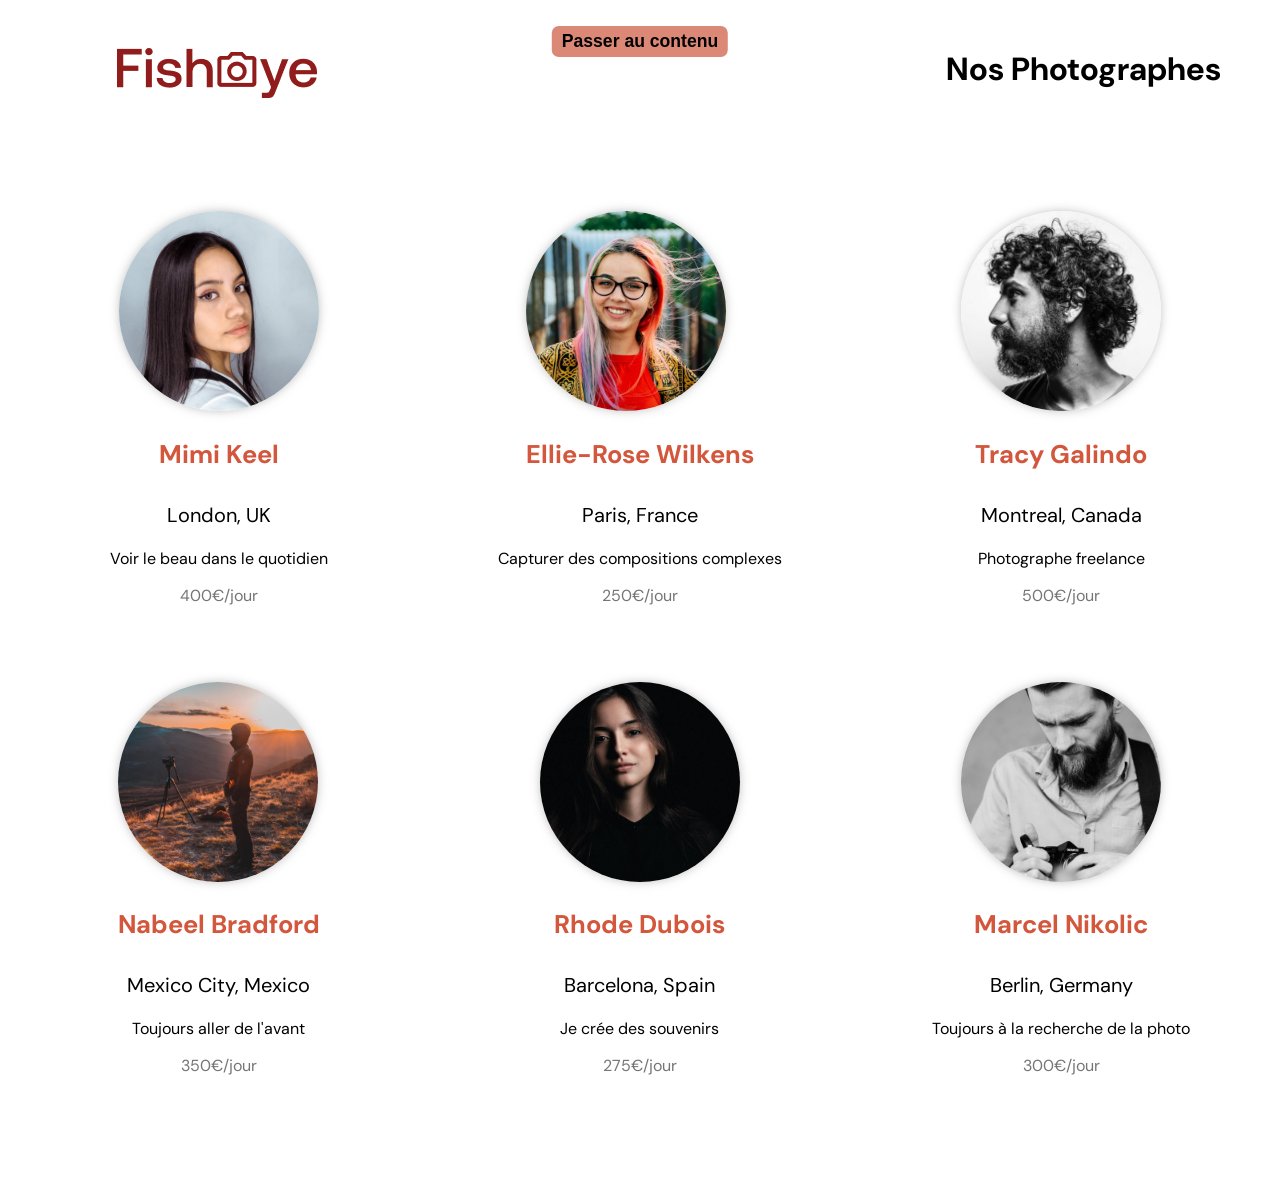
<file: index.html>
<!DOCTYPE html>
<html lang="fr">
  <head>
    <meta charset="UTF-8" />
    <meta http-equiv="X-UA-Compatible" content="IE=edge" />
    <meta name="viewport" content="width=device-width, initial-scale=1.0" />
    <title>FishEyeP6Profils</title>
    <link rel="shortcut icon" type="image/ico" href="/favicon.ico" />
    <link rel="stylesheet" href="./style.css" />
  </head>

  <header>
    <div class="header">
      <img
        src="./assets/logo/logo.png"
        class="logoMediaFishEye"
        alt="Logo FishEye"
        tabindex="4"
      />

      <h1 class="headerTitle">Nos Photographes</h1>
    </div>
  </header>

  <main id="main">
    <button id="content_btn" tabindex="-1">Passer au contenu</button>
    <div class="photographer_section"></div>
  </main>

  <script src="./scripts/utils/goToContent.js"></script>

  <script src="./scripts/pages/index.js"></script>

  <script src="./scripts/factories/photographe.js"></script>
</html>
</file>
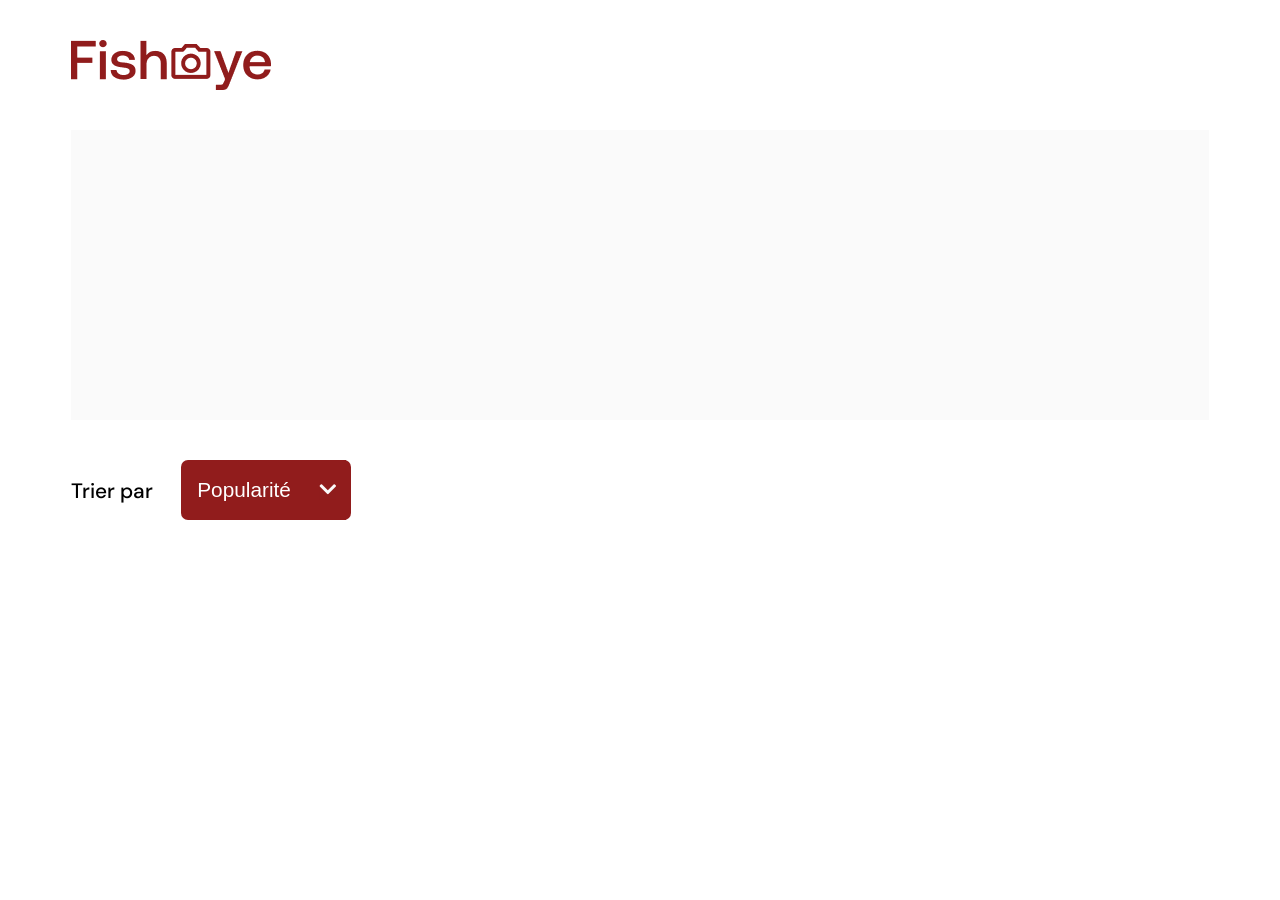
<file: photographer.html>
<!DOCTYPE html>
<html lang="fr">
  <head>
    <meta charset="UTF-8" />
    <meta http-equiv="X-UA-Compatible" content="IE=edge" />
    <meta name="viewport" content="width=device-width, initial-scale=1.0" />
    <title>FishEyeP6Medias</title>
    <link rel="shortcut icon" type="image/ico" href="/favicon.ico" />
    <link
      rel="stylesheet"
      href="https://use.fontawesome.com/releases/v5.15.4/css/all.css"
      integrity="sha384-DyZ88mC6Up2uqS4h/KRgHuoeGwBcD4Ng9SiP4dIRy0EXTlnuz47vAwmeGwVChigm"
      crossorigin="anonymous"
    />
    <link rel="stylesheet" href="./style.css" />
  </head>

  <header>
    <a href="index.html" class="logoLink" tabindex="4">
      <img
        src="./assets/logo/logo.png"
        class="logoMediaFishEye"
        alt="Logo FishEye"
      />
    </a>
  </header>

  <body>
    <div class="photograph-header"></div>

    <div class="selectBox"></div>

    <div class="portfolio-section"></div>

    <div class="likesBox"></div>

    <div class="modal-form"></div>

    <div class="slider-modal"></div>

    <script src="./scripts/pages/photographer.js"></script>
    
    <script src="./scripts/factories/media.js"></script>

    
    <script src="./scripts/utils/form.js"></script>

    <script src="./scripts/utils/selectbox.js"></script>

    

    <script src="./scripts/utils/slider.js"></script>

    <script src="./scripts/utils/likes.js"></script>

    <!--<script src="./scripts/utils/lightbox.js"></script>-->

    
  </body>
</html>
</file>
<file: style.css>
@import url("https://fonts.googleapis.com/css2?family=DM+Sans&display=swap");

html {
  box-sizing: border-box;
  width: 100%;
  height: 100vh;
}

*,
*:before,
*:after {
  box-sizing: inherit;
}
/**********************************************/

:root {
  /* PRIMAIRE */
  --clr-primary-1: #901c1c;
  --clr-primary-2: #d3573c;
  --black: #000000;
  --white: #ffffff;
  --lightGrey: #757575;

  /* SECONDAIRE */
  --clr-secondary-1: #525252;
  --clr-secondary-2: #fafafa;
}

body {
  font-family: "DM Sans", sans-serif;
  position: relative;
}

main {
  margin: 20px 0;
  padding-bottom: 60px;
}

a {
  text-decoration: none;
}

p {
  margin-top: 0;
}
/*HEADER*/

#content_btn {
  position: fixed;
  left: 50%;
  transform: translateX(-50%);
  margin-top: -230px;
  background-color: #db8876;
  border-radius: 7px;
  font-size: 1.1rem;
  font-weight: bold;
  padding: 5px 10px;
  border: none;
  z-index: 10000;
}

.header {
  display: flex;
  width: 92%;
  margin: 0 auto;
  justify-content: space-between;
}

.headerTitle {
  margin-top: 40px;
}

/* ///////////////////////////////// */
/* ///// ProfilsPhotographers ////// */

.photographer_section {
  display: flex;
  flex-direction: row;
  flex-wrap: wrap;
  justify-content: space-evenly;
  width: 100%;
  height: auto;
  margin-top: 70px;
}

article {
  display: flex;
  flex-direction: column;
  width: 30%;
  min-width: 400px;
  height: auto;
  align-items: center;
  margin: 30px auto;
}

.imageProfil {
  width: 200px;
  height: 200px;
  object-fit: cover;
  border-radius: 50%;
  box-shadow: 0 0 10px 0px rgba(134, 134, 134, 0.5);
}

article a:hover {
  transform: scale(1.005);
}

.photographer-name-profil {
  color: var(--clr-primary-2);
  text-align: center;
  font-size: 1.6rem;
}

.profilInfos {
  text-align: center;
}

.price-card {
  color: var(--lightGrey);
}

/* //// End ProfilsPhotographers//// */
/* ///////////////////////////////// */

/* //////// LogoMediasPage //////// */

.logoMediaFishEye {
  display: flex;
  justify-content: flex-start;
  margin-left: 5%;
  margin-top: 40px;
  width: 200px;
  height: 50px;
  cursor: pointer;
}

/* ///////////////////////////////// */
/* ///////// ProfilsMedias ///////// */

.photograph-header {
  display: flex;
  align-items: center;
  justify-content: space-between;
  width: 90%;
  height: 290px;
  margin: 40px auto;
  background-color: var(--clr-secondary-2);
}

.card2-bio {
  display: flex;
  flex-direction: row;
  width: 60%;
  margin-left: 30px;
}

.infos-photographer-media {
  display: flex;
  flex-direction: column;
  width: 70%;
}

.photographer-name {
  font-size: 3rem;
  color: var(--clr-primary-2);
  margin: 0;
}

.location {
  font-size: 20px;
  margin-top: 10px;
}

.portrait-container {
  width: 290px;
  height: 100%;
}

.portraitMedia {
  display: flex;
  object-fit: cover;
  border-radius: 100%;
  margin: 30px auto;
  vertical-align: middle;
  width: 80%;
  height: 80%;
}

.container-contact {
  width: 30%;
}

.contact_button {
  display: flex;
  align-items: center;
  justify-content: center;
  background: var(--clr-primary-1);
  color: var(--clr-secondary-2);
  width: 70%;
  height: 55px;
  font-size: 1.1rem;
  border: none;
  border-radius: 5px;
  cursor: pointer;
}

.contact_button:hover {
  transform: scale(1.03);
  background: var(--clr-primary-2);
}

.contact_button:focus {
  background: var(--clr-primary-2);
}

/* /////// End ProfilsMedia///////// */
/* ///////////////////////////////// */

/* ///////////////////////////////// */
/* ///////// ContactForm /////////// */

.modal-form {
  display: none;
}

.windowContact {
  display: flex;
  flex-direction: column;
  align-items: center;
  justify-content: center;
  position: fixed;
  top: 0;
  left: 0;
  width: 100%;
  height: 100vh;
  background-color: rgba(0, 0, 0, 0.7);
  z-index: 990;
}

.modalContact {
  display: flex;
  flex-direction: column;
  width: 40%;
  height: 90%;
  border-radius: 1%;
  background-color: var(--clr-primary-2);
}

.closedContact {
  display: flex;
  justify-content: flex-end;
}

.formClose {
  position: fixed;
  border: none;
  font-size: 3rem;
  height: 60px;
  margin-right: 15px;
  margin-top: 15px;
  cursor: pointer;
  color: var(--clr-secondary-2);
  background-color: #11ffee00;
}

.photographersContactName p,
h3 {
  font-size: 3rem;
  width: 95%;
  margin: 0;
  padding: 0;
}

.photographersContactName {
  margin-left: 20px;
}

.formClass {
  width: 100%;
  height: 90%;
  display: flex;
  flex-direction: column;
  justify-content: center;
}

.divInputs {
  margin: 0 auto;
  width: 95%;
}

label {
  font-size: 1.3rem;
}

input {
  font-size: 1.1rem;
  width: 100%;
  height: 40px;
}

textarea {
  width: 100%;
  font-size: 1.1rem;
}

.submitForm-btn {
  width: 95%;
  margin: 0 auto;
}

.btn-Envoyer {
  background: var(--clr-primary-1);
  color: var(--clr-secondary-2);
  border: none;
  width: 150px;
  height: 40px;
  margin-top: 20px;
  border-radius: 5px;
  cursor: pointer;
}

/* /////// End ContactForm ///////// */
/* ///////////////////////////////// */

/* ///////////////////////////////// */
/* ///////// LikesByCard /////////// */

.media-card-text {
  display: flex;
  width: 100%;
  height: 40px;
  margin-top: 10px;
  font-size: 1.1rem;
}

.media-card-title {
  width: 83%;
}

.likesByMedia {
  display: flex;
  flex-direction: row-reverse;
  width: 17%;
}

#media-card-likes {
  display: flex;
  width: 90%;
  height: 25px;
  border: none;
}

.infos-Likes-Icon1,
.infos-Likes-Icon2 {
  position: absolute;
  margin-top: 1px;
  margin-left: 40px;
  display: flex;
  font-size: 1.2rem;
  color: var(--clr-primary-1);
  cursor: pointer;
}

.infos-Likes-Icon2 {
  display: none;
}

/* ///////////////////////////////// */
/* ////// End LikesByCard ////////// */

/* ///////////////////////////////// */
/* ///////// LikesBox ////////////// */

.likesBox {
  display: flex;
  justify-content: flex-end;
  width: 100%;
}

.boxLikes {
  display: flex;
  width: 320px;
  background-color: #db8876;
  border-radius: 3px;
  z-index: 280;
}

.mediaLikesBox {
  display: flex;
  width: 40%;
  height: auto;
  align-items: center;
  margin: 10px 0 0 20px;
  font-size: 1.3rem;
  font-weight: 600;
}

.numberLikesBox {
  width: 40%;
}

.heart-box {
  width: 50%;
  height: 100%;
  margin-top: 10px;
}

.likeInfosMedia {
  display: flex;
  justify-content: flex-end;
  align-items: center;
  margin: 10px 20px 0 0;
  font-size: 1.3rem;
  font-weight: 600;
  width: 50%;
  height: auto;
}

.fas,
.heart-box .infos-Likes-Icon2 {
  color: var(--clr-primary-1);
}

/* //////////////////////////////// */
/* ///////// End LikesBox ///////// */

/* //////////////////////////////// */
/* /////////// Cards ////////////// */

.portfolio-section {
  display: grid;
  width: 95%;
  grid-template-columns: repeat(auto-fill, 400px);
  justify-content: space-around;
  margin: 0 auto;
}

.portfolio-section article {
  display: flex;
  width: 100%;
  justify-content: center;
}

.media-card video,
.media-card img {
  width: 400px;
  height: 300px;
  object-fit: cover;
  border-radius: 5px;
  box-shadow: 0 4px 8px 0 rgba(0, 0, 0, 0.2), 0 6px 20px 0 rgba(0, 0, 0, 0.19);
  cursor: pointer;
}

.media-card-text {
  display: flex;
  justify-content: space-between;
  
}

.media-card-likes,
.media-card-title {
  color: var(--clr-primary-1);
}

.media-card-likes {
  cursor: pointer;
}

/* ///////// End of Cards //////////// */
/* /////////////////////////////////// */

/* /////////////////////////////////// */
/* //////////// Slider /////////////// */

.slider-modal {
  display: none;
  position: fixed;
  top: 0;
  left: 0;
  bottom: 0;
  right: 0;
  background-color: rgba(255, 255, 255, 0.95);
  z-index: 300;
}

.slider-container {
  position: fixed;
  display: flex;
  left: 50%;
  top: 50%;
  transform: translateX(-50%) translateY(-50%);
  /* overflow: hidden;*/
  width: 80%;
  height: 90%;
  overflow: hidden;
}

.arrow-left-container,
.arrow-right-container {
  display: flex;
  width: 7vw;
  background-color: transparent;
  align-items: center;
  justify-content: center;
}

.arrow-left,
.arrow-right {
  display: flex;
  width: 20px;
  height: 20px;
  border-left: solid 4px var(--clr-primary-1);
  border-bottom: solid 4px var(--clr-primary-1);
  opacity: 0.6;
  cursor: pointer;
}

.arrow-left {
  transform: rotateZ(45deg);
}

.arrow-right {
  transform: rotateZ(225deg);
}

.slider-media-container {
  position: relative;
  display: flex;
  width: 100%;
  height: 100%;
  overflow: hidden;
}

.slide {
  position: fixed;
  top: 60px;
  display: flex;
  width: 65%;
  height: 640px;
}

.slide-container {
  display: flex;
  align-items: center;
  justify-content: center;
}

.slide-media-container {
  display: flex;
  justify-content: center;
  flex-direction: column-reverse;
  width: auto;
  height: 640px;
  top: 0;
}

.slide-media-container img,
.slide-media-container video {
  display: flex;
  margin: 0 auto;
  max-width: 100%;
  max-height: 97%;
  box-shadow: 0 1px 1px 0 rgba(0, 0, 0, 0.2), 0 1px 0 0 rgba(0, 0, 0, 0.19);
}

.media-slide-title {
  color: var(--clr-primary-1);
  display: flex;
  margin-top: 10px;
}

.close-lightbox {
  color: var(--clr-primary-1);
  position: absolute;
  top: 0px;
  right: 20px;
  font-size: 50px;
  line-height: 20px;
  height: 50px;
  opacity: 0.6;
  cursor: pointer;
}

.arrow-left:hover,
.arrow-right:hover,
.close-lightbox:hover {
  opacity: 1;
}

/* //////// End of Slider /////////// */
/* ////////////////////////////////// */

/* //////// Select Button /////////// */
/* ////////////////////////////////// */

.sort-title {
  display: flex;
  width: 110px;
  height: 60px;
  align-items: center;
  font-size: 1.3rem;
  font-weight: 500;
}

#sort-wrapper {
  position: relative;
  
  width: 170px;
  height: 180px;
}

.works-sort {
  display: flex;
  width: 90%;
  height: 50px;
  margin: 0 auto;
}

.sort-base {
  position: relative;
  padding: 0;
  width: 170px;
  background-color: #911c1c;
  border-radius: 7px;
}

.select-option {
  display: flex;
  margin: 0 0 0 10px;
  width: 155px;
  height: 60px;
  border: none;
  background: #911c1c;
  font-size: 1.3rem;
  color: #ffffff;
  position: relative;
  display: block;
  cursor: pointer;
  text-align: left;
}

.fa-chevron-up {
  position: absolute;
  font-size: 1.2rem;
  top: 34%;
  right: 15px;
  background-color: #901c1c;
  color: #fafafa;
  z-index: 20;
}

.arrow-down-open {
  transform: rotate(180deg);
}
.popularité,
.date,
.titre {
  border-top: 2px solid #ffffff;
}
#select-block-options {
  display: none;
  width: 170px;
  position: absolute;
  background-color: #911c1c;
  border-radius: 0 0 7px 7px;
  z-index: 2000;
}

/* ///////// End of Select Button ////////// */
/* ///////////////////////////////////////// */
</file>
